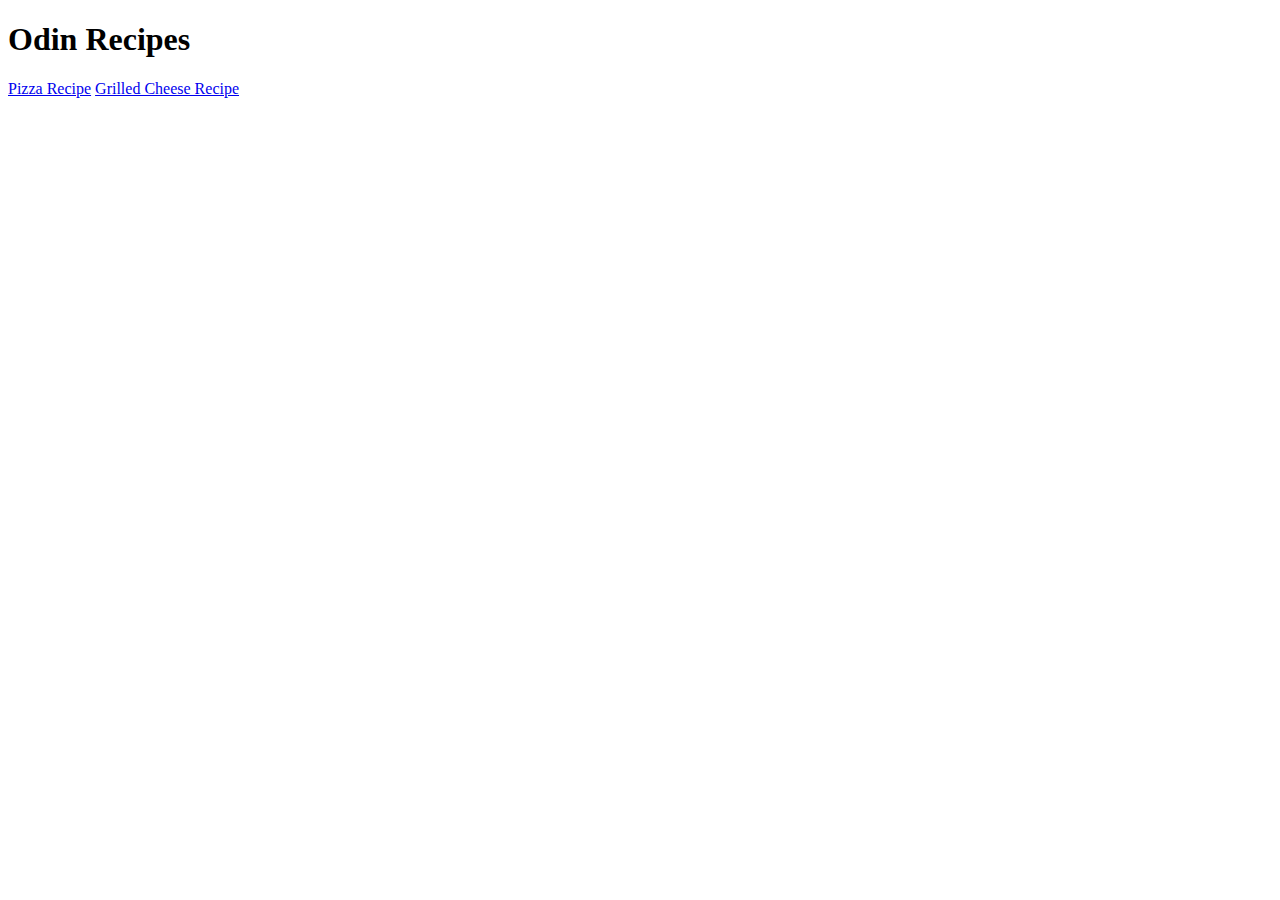
<file: index.html>
<!DOCTYPE html>
<html lang="en">
<head>
    <meta charset="UTF-8">
    <title>Recipe Project (Odin Project)</title>
</head>
<body>
    <h1>Odin Recipes</h1>
    <a href="./recipes/pizza.html">Pizza Recipe</a>
    <a href="./recipes/grilled_cheese.html">Grilled Cheese Recipe</a>
</body>
</html>
</file>
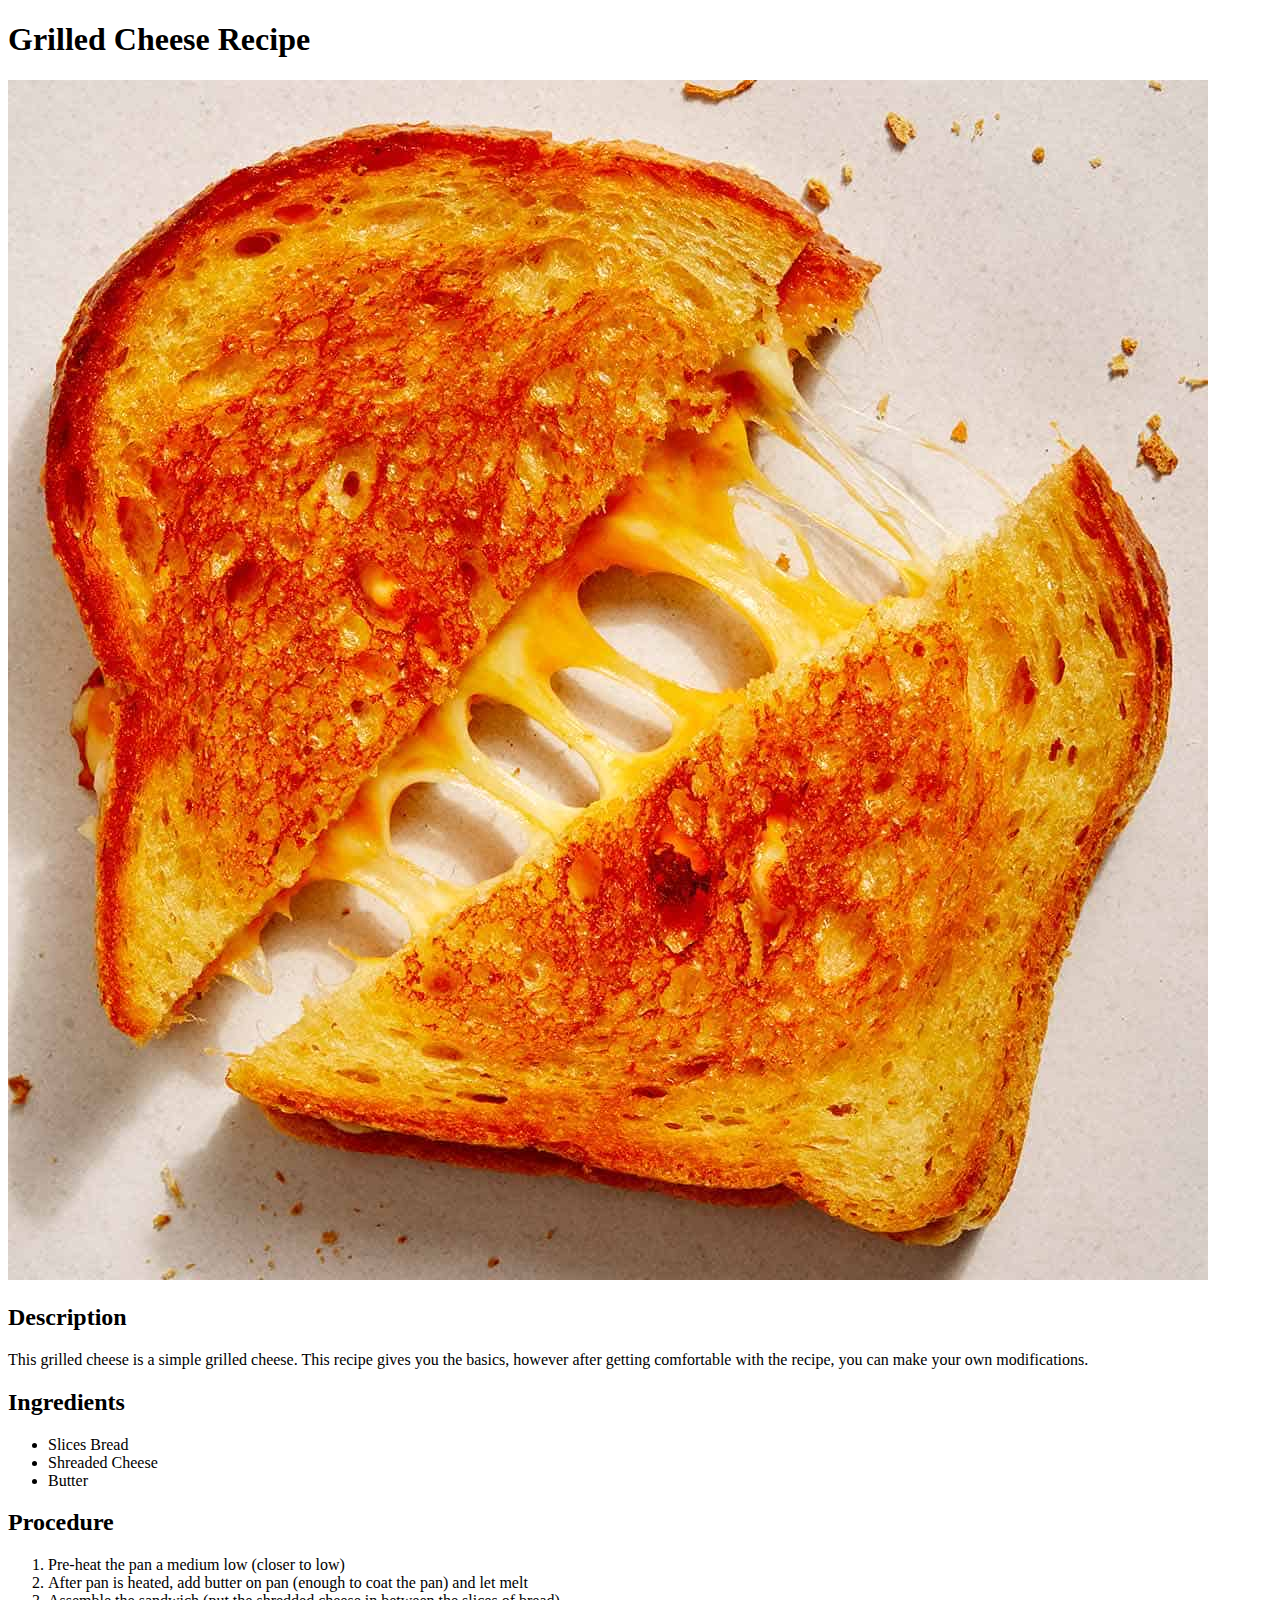
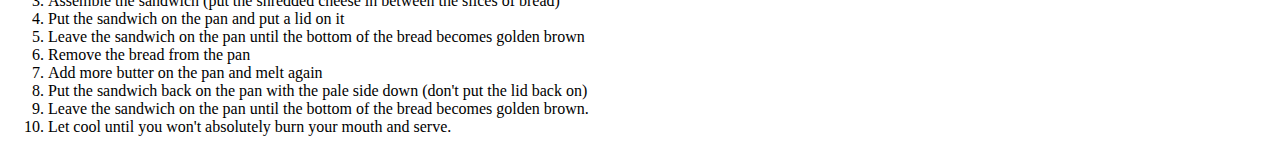
<file: recipes/grilled_cheese.html>
<!DOCTYPE html>
<html lang="en">
<head>
    <meta charset="UF-8">
    <title>Grilled Cheese Recipe (Project)</title>
</head>
<body>
    <h1>Grilled Cheese Recipe</h1>
    <img src="grilled_cheese.jpg" alt="Grilled Cheese">

    <h2>Description</h2>
        <p>This grilled cheese is a simple grilled cheese. This recipe
            gives you the basics, however after getting comfortable
            with the recipe, you can make your own modifications.
        </p>

    <h2>Ingredients</h2>
        <ul>
            <li>Slices Bread</li>
            <li>Shreaded Cheese</li>
            <li>Butter</li>
        </ul>

    <h2>Procedure</h2>
        <ol>
            <li>Pre-heat the pan a medium low (closer to low)</li>
            <li>After pan is heated, add butter on pan (enough to coat the pan) 
                and let melt</li>
            <li>Assemble the sandwich (put the shredded cheese in between
                the slices of bread)</li>
            <li>Put the sandwich on the pan and put a lid on it</li>
            <li>Leave the sandwich on the pan until the bottom of the bread
                becomes golden brown
            </li>
            <li>Remove the bread from the pan</li>
            <li>Add more butter on the pan and melt again</li>
            <li>Put the sandwich back on the pan with the pale side 
                down (don't put the lid back on)</li>
            <li>Leave the sandwich on the pan until the bottom of the bread 
                becomes golden brown.
            </li>
            <li>Let cool until you won't absolutely burn your mouth and serve.</li>

        </ol>
</body>
</html>
</file>
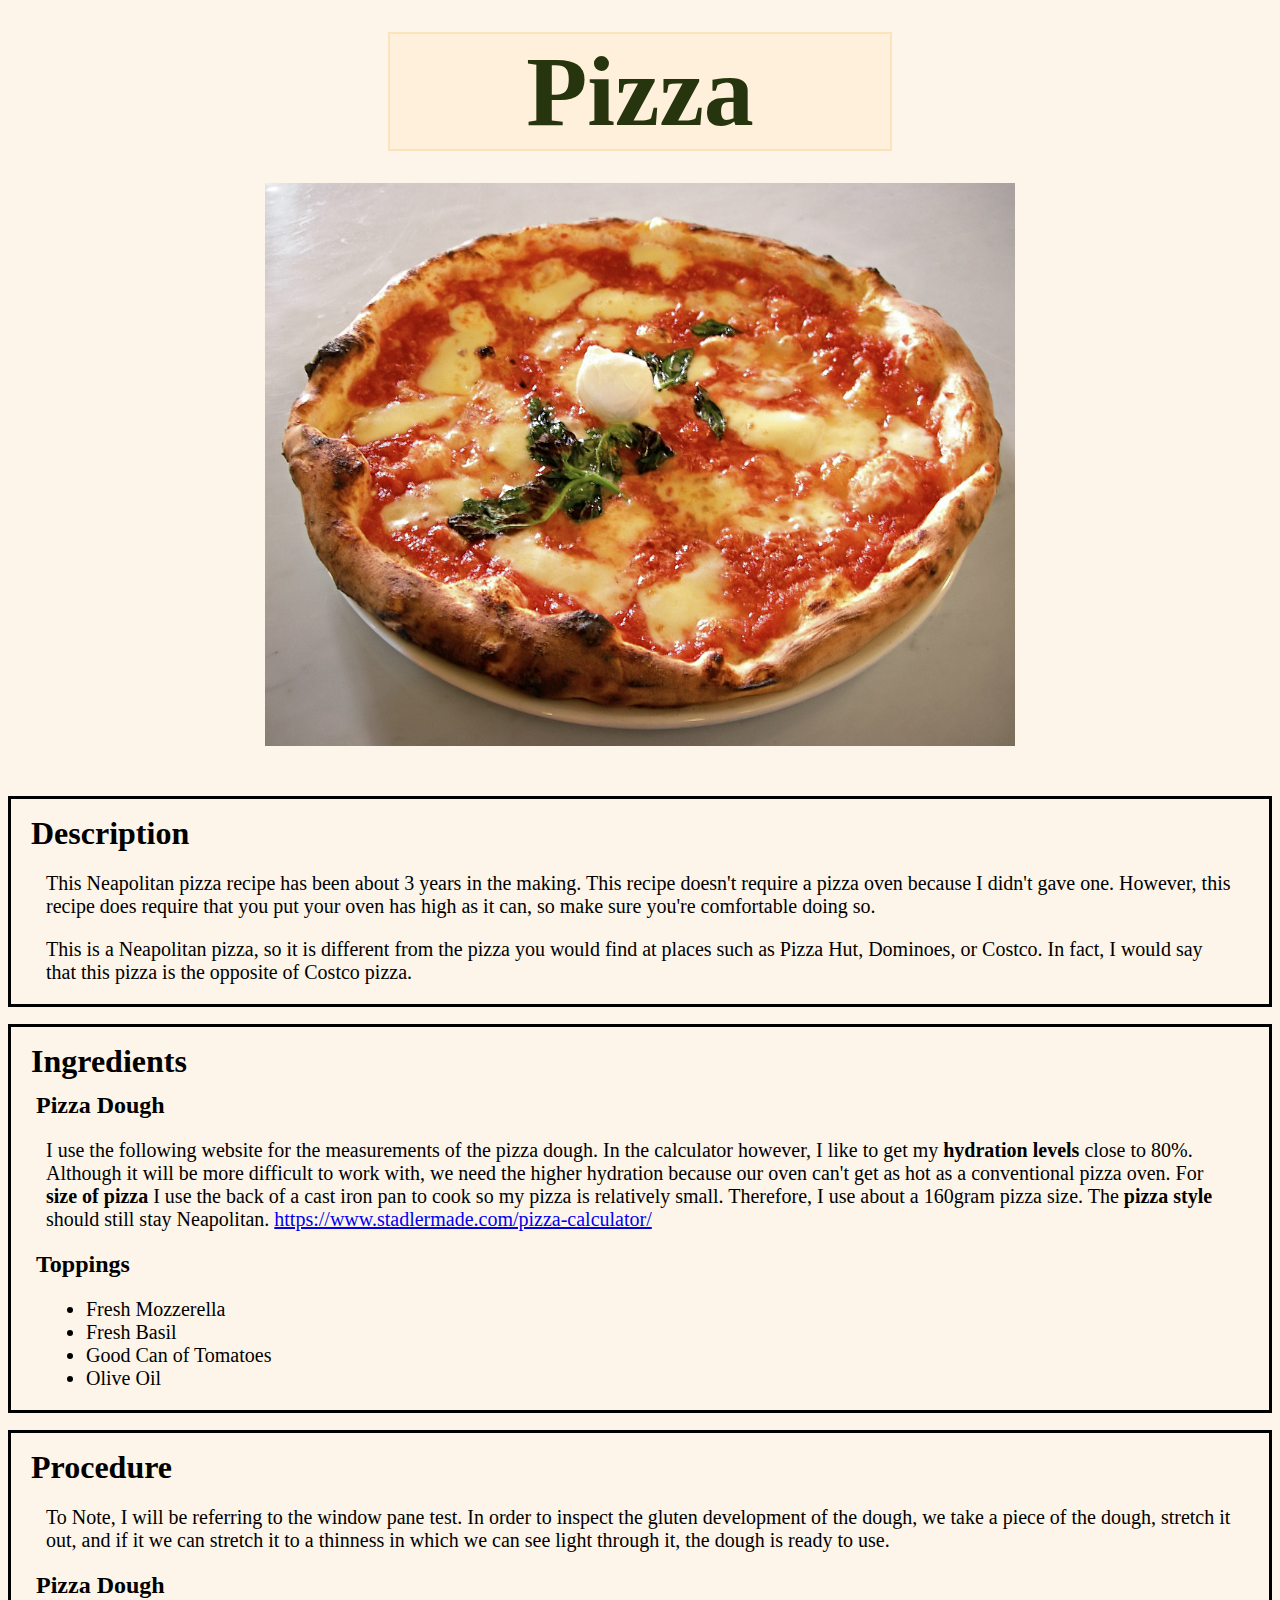
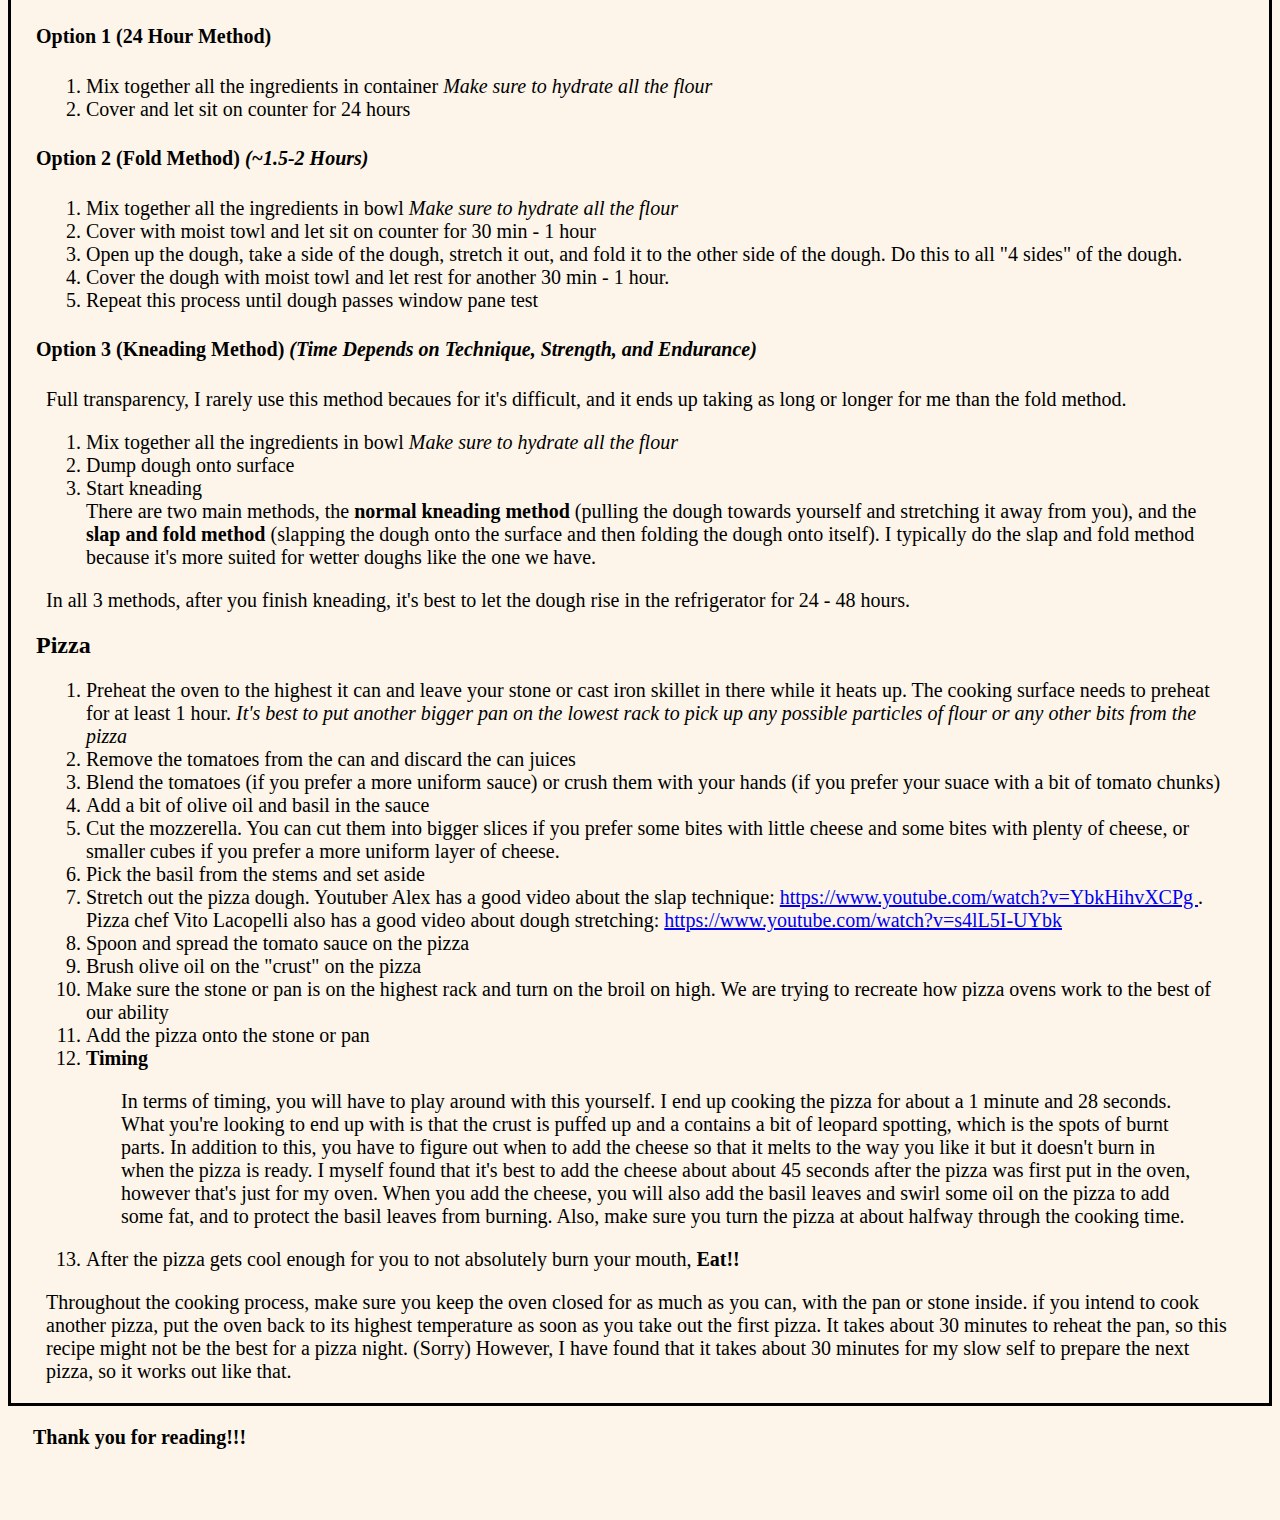
<file: recipes/pizza.html>
<!DOCTYPE html>
<html lang="en">
<head>
    <meta charset="UTF-8">
    <title>Pizza Recipe (Project)</title>
</head>
<body>
    <h1>Pizza</h1>
    <img src="./pizza.jpg" alt="Neapolitan Pizza Image">
    <link rel = "stylesheet" href = "pizzaStyle.css" />
    <div class = "description">
    <h2>Description</h2>
        <p>
            This Neapolitan pizza recipe has been about 3 years in the
            making. This recipe doesn't require a pizza oven because I 
            didn't gave one. However, this recipe does require that you
            put your oven has high as it can, so make sure you're
            comfortable doing so.
        </p>
        <p>
            This is a Neapolitan pizza, so it is different from the
            pizza you would find at places such as Pizza Hut, Dominoes,
            or Costco. In fact, I would say that this pizza is the
            opposite of Costco pizza.
        </p>
    </div>

    <div class = "ingredients">
    <h2>Ingredients</h2>
        <h3>Pizza Dough</h3>
            <p>
            I use the following website for the measurements of the 
            pizza dough. In the calculator however, I like to get my
            <strong>hydration levels</strong> close to 80%. Although 
            it will be more difficult to work with, we need the higher
            hydration because our oven can't get as hot as a 
            conventional pizza oven. For <strong>size of pizza</strong>
            I use the back of a cast iron pan to cook so my pizza is 
            relatively small. Therefore, I use about a 160gram pizza size.
            The <strong>pizza style</strong> should still stay
            Neapolitan.
            <a href="https://www.stadlermade.com/pizza-calculator/"
            target="_blank" rel="noopener nonreferrer">
                https://www.stadlermade.com/pizza-calculator/</a>
            </p>

        <h3>Toppings</h3>
            <ul>
                <li>Fresh Mozzerella</li>
                <li>Fresh Basil</li>
                <li>Good Can of Tomatoes</li>
                <li>Olive Oil</li>
            </ul>
    </div>

    <div class = "procedure">
    <h2>Procedure</h2>
            <p>
                To Note, I will be referring to the window pane test. 
                In order to inspect the gluten development of the dough,
                we take a piece of the dough, stretch it out, and if it
                we can stretch it to a thinness in which we can see
                light through it, the dough is ready to use.
            </p>
            <h3>Pizza Dough</h3>
                <h4>Option 1 (24 Hour Method)</h4>
                    <ol>
                        <li>Mix together all the ingredients in container
                            <em>Make sure to hydrate all the flour</em>
                        </li>
                        <li>Cover and let sit on counter for 24 hours</li>
                    </ol>
                <h4>Option 2 (Fold Method) <em>(~1.5-2 Hours)</em></h4>
                    <ol>
                        <li>Mix together all the ingredients in bowl
                            <em>Make sure to hydrate all the flour</em>
                        </li>
                        <li>Cover with moist towl and let sit on 
                            counter for 30 min - 1 hour
                        </li>
                        <li>Open up the dough, take a side of the dough,
                            stretch it out, and fold it to the other side 
                            of the dough. Do this to all "4 sides" of
                            the dough.
                        </li>
                        <li>Cover the dough with moist towl and let
                            rest for another 30 min - 1 hour.
                        </li>
                        <li>Repeat this process until dough passes
                            window pane test
                        </li>
                    </ol>
                <h4>Option 3 (Kneading Method) <em>(Time Depends
                    on Technique, Strength, and Endurance)</em></h4>
                    <p>Full transparency, I rarely use this method
                        becaues for it's difficult, and it ends up taking 
                        as long or longer for me than the fold method.
                    </p>
                    <ol>
                        <li>Mix together all the ingredients in bowl
                            <em>Make sure to hydrate all the flour</em>
                        </li>
                        <li>Dump dough onto surface</li>
                        <li>Start kneading</li>
                        There are two main methods, the <strong>normal
                        kneading method</strong> (pulling the dough 
                        towards yourself and stretching it away from
                        you), and the <strong>slap and fold method</strong>
                        (slapping the dough onto the surface and then folding 
                        the dough onto itself). I typically do the 
                        slap and fold method because it's more suited 
                        for wetter doughs like the one we have.
                    </ol>

                <p>In all 3 methods, after you finish kneading, it's best
                    to let the dough rise in the refrigerator for 24 - 48
                    hours.
                </p>

        <h3>Pizza</h3>
            <ol>
                <li>Preheat the oven to the highest it can and leave
                    your stone or cast iron skillet in there while it
                    heats up. The cooking surface needs to preheat for
                    at least 1 hour.
                    <em>It's best to put another bigger pan on the
                        lowest rack to pick up any possible particles
                        of flour or any other bits from the pizza
                    </em>
                </li>
                <li>Remove the tomatoes from the can and discard the
                    can juices
                </li>
                <li>Blend the tomatoes (if you prefer a more uniform
                    sauce) or crush them with your hands (if you prefer
                    your suace with a bit of tomato chunks)
                </li>
                <li>Add a bit of olive oil and basil in the sauce</li>
                <li>Cut the mozzerella. You can cut them into bigger
                    slices if you prefer some bites with little cheese
                    and some bites with plenty of cheese, or smaller
                    cubes if you prefer a more uniform layer of cheese.
                </li>
                <li>Pick the basil from the stems and set aside</li>
                <li>Stretch out the pizza dough. 
                    Youtuber Alex has a good video about
                    the slap technique:
                    <a href="https://www.youtube.com/watch?v=YbkHihvXCPg"
                    target="_blank" rel="noopener nonreferrer">
                        https://www.youtube.com/watch?v=YbkHihvXCPg
                    </a>
                    . Pizza chef Vito Lacopelli also has a good video
                    about dough stretching:
                    <a href="https://www.youtube.com/watch?v=s4lL5I-UYbk"
                    target="_blank" rel="noopener nonreferrer">
                        https://www.youtube.com/watch?v=s4lL5I-UYbk
                    </a>
                </li>
                <li>Spoon and spread the tomato sauce on the pizza</li>
                <li>Brush olive oil on the "crust" on the pizza</li>
                <li>Make sure the stone or pan is on the highest rack
                    and turn on the broil on high. We are trying to
                    recreate how pizza ovens work to the best of our ability
                </li>
                <li>Add the pizza onto the stone or pan</li>
                <li><strong>Timing</strong>
                    <p>In terms of timing, you will have to play around
                        with this yourself. I end up cooking the pizza
                        for about a 1 minute and 28 seconds. What you're
                        looking to end up with is that the crust is
                        puffed up and a contains a bit of leopard
                        spotting, which is the spots of burnt parts. In
                        addition to this, you have to figure out when to
                        add the cheese so that it melts to the way you like
                        it but it doesn't burn in when the pizza is ready.
                        I myself found that it's best to add the cheese
                        about about 45 seconds after the pizza was first
                        put in the oven, however that's just for my oven.
                        When you add the cheese, you will also add the
                        basil leaves and swirl some oil on the pizza to
                        add some fat, and to protect the basil leaves from
                        burning. Also, make sure you turn the pizza at
                        about halfway through the cooking time.
                    </p>
                </li>
                <li>After the pizza gets cool enough for you to not
                    absolutely burn your mouth, <strong>Eat!!</strong>
                </li>
            </ol>
            <p>Throughout the cooking process, make sure you keep the 
                oven closed for as much as you can, with the pan or
                stone inside. if you intend to cook another pizza, 
                put the oven back to its highest temperature as soon
                as you take out the first pizza. It takes about 30
                minutes to reheat the pan, so this recipe might not be
                the best for a pizza night. (Sorry) However, I have
                found that it takes about 30 minutes for my slow self
                to prepare the next pizza, so it works out like that.
            </p>
    </div>
            <h3 class = "end"><Strong>Thank you for reading!!!</Strong></h3>
            

</body>
</html>
</file>
<file: recipes/pizzaStyle.css>
body{
    padding-bottom: 50px;
}

img{
    width: 750px;
    height: auto;
    display: block;
    margin: 0 auto;
    margin-bottom: 50px;
}

*{
    font-family: 'Comic Sans', cursive;
    font-size: 20px;
    background-color: rgb(253, 245, 233);
}

h1{
    text-align: center;
    font-size: 100px;
    font-weight: 2000;
    color:rgb(38, 53, 13);
    margin: 0 auto;
    margin-bottom: 32px;
    margin-top: 32px;
    border: 2px solid rgba(238, 181, 58, 0.2);
    background-color: rgb(255, 235, 205, 0.5);
    width: 500px;
}

h2{
    font-size: 32px;
    margin-top: 16px;
    margin-bottom: auto;
    margin-left: 20px;
}

h3{
    font-size: 24px;
    margin: 12px;
    margin-left: 25px;
}

h4{
    margin-left: 25px;
}

p,
ul,
ol{
    margin-left:35px;
    margin-right: 35px;
}

.procedure,
.ingredients,
.description{
    border: 3px solid black;
    margin-bottom: 17px;
}
</file>
